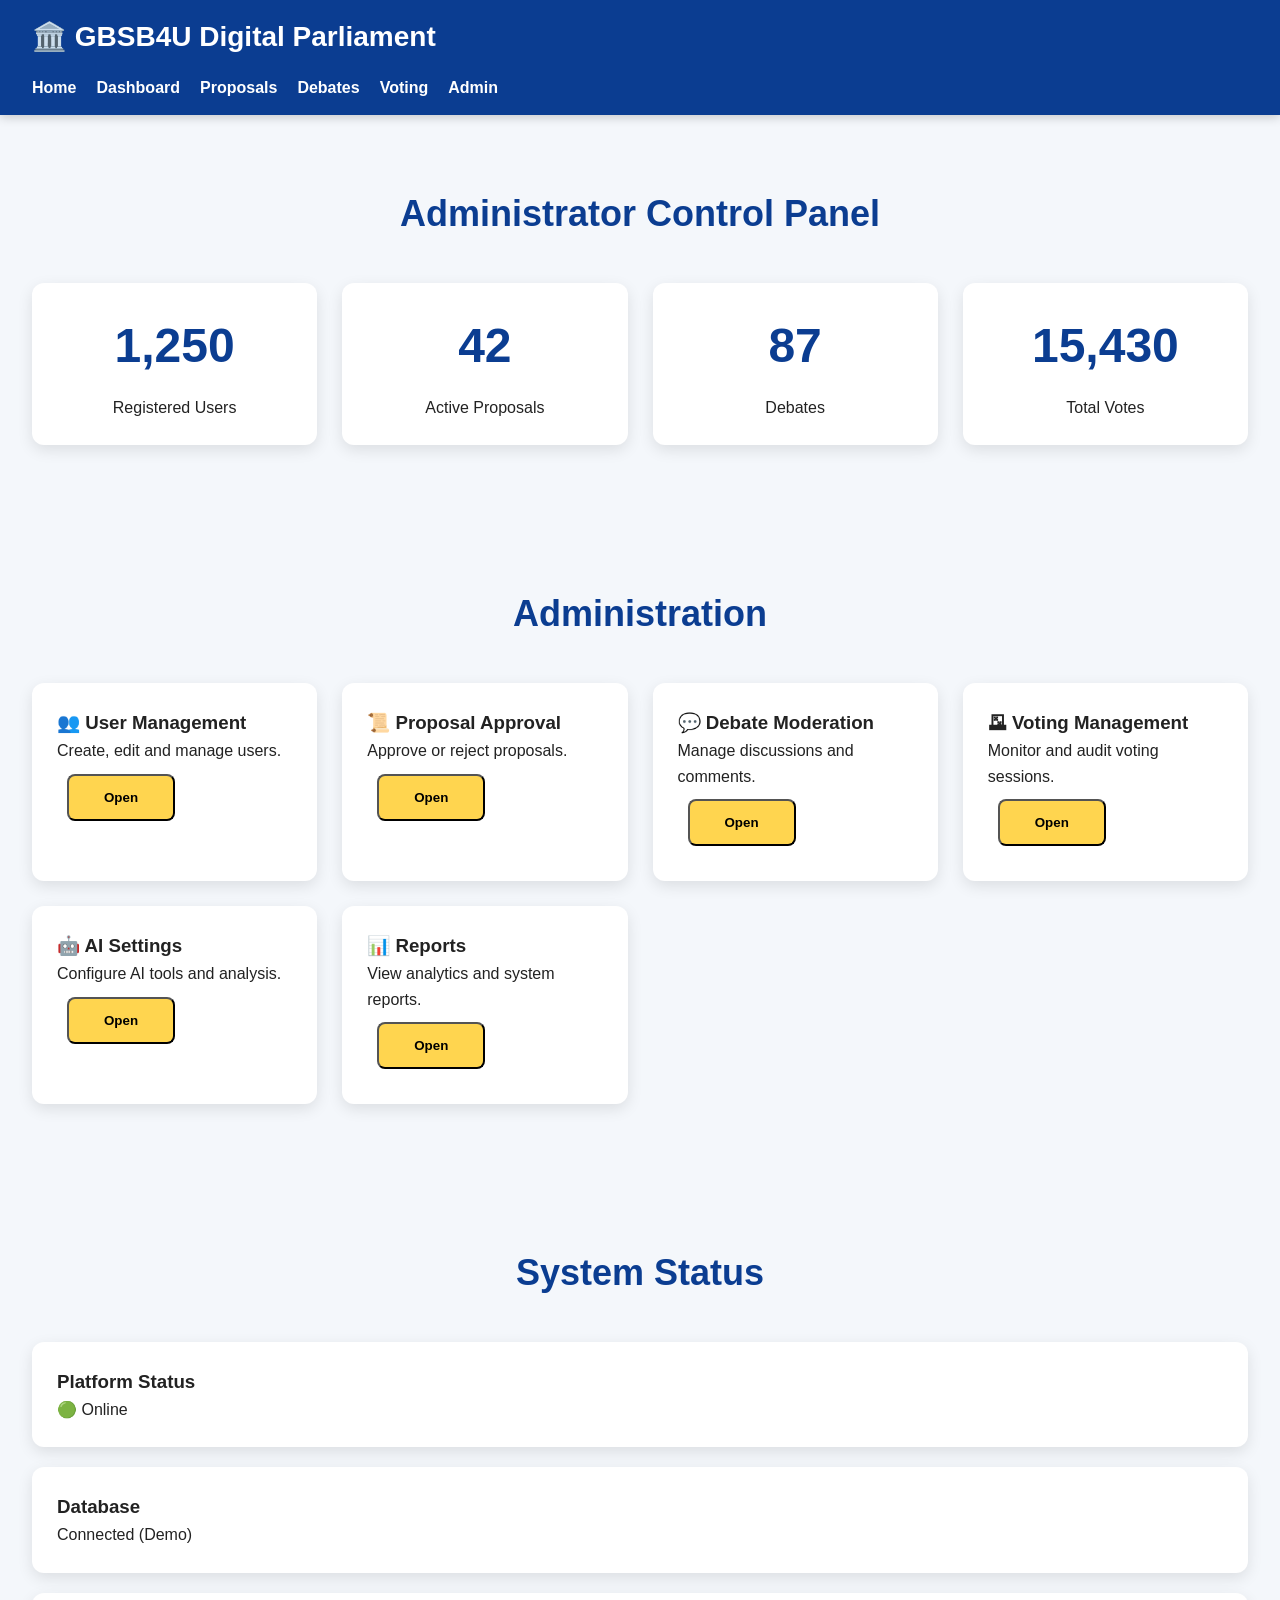
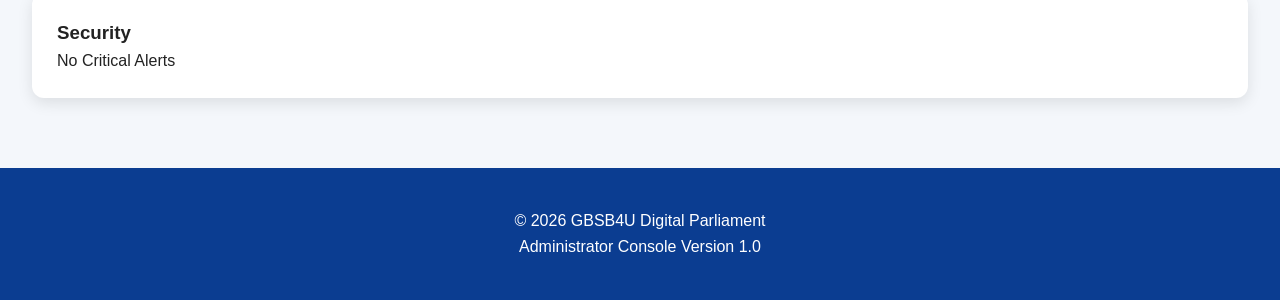
<file: admin.html>
<!DOCTYPE html>
<html lang="en">
<head>

<meta charset="UTF-8">
<meta name="viewport" content="width=device-width, initial-scale=1.0">

<title>Admin Panel | GBSB4U Digital Parliament</title>

<link rel="stylesheet" href="css/style.css">

</head>

<body>

<header class="header">

<div class="container">

<div class="logo">
🏛️ GBSB4U Digital Parliament
</div>

<nav class="navbar">
<ul>
<li><a href="index.html">Home</a></li>
<li><a href="dashboard.html">Dashboard</a></li>
<li><a href="proposals.html">Proposals</a></li>
<li><a href="debate.html">Debates</a></li>
<li><a href="voting.html">Voting</a></li>
<li><a href="admin.html">Admin</a></li>
</ul>
</nav>

</div>

</header>

<section class="statistics">

<div class="container">

<h2>Administrator Control Panel</h2>

<div class="stats-grid">

<div class="stat-card">
<h3>1,250</h3>
<p>Registered Users</p>
</div>

<div class="stat-card">
<h3>42</h3>
<p>Active Proposals</p>
</div>

<div class="stat-card">
<h3>87</h3>
<p>Debates</p>
</div>

<div class="stat-card">
<h3>15,430</h3>
<p>Total Votes</p>
</div>

</div>

</div>

</section>

<section class="quick-actions">

<div class="container">

<h2>Administration</h2>

<div class="cards">

<div class="card">
<h3>👥 User Management</h3>
<p>Create, edit and manage users.</p>
<button class="primary-btn">Open</button>
</div>

<div class="card">
<h3>📜 Proposal Approval</h3>
<p>Approve or reject proposals.</p>
<button class="primary-btn">Open</button>
</div>

<div class="card">
<h3>💬 Debate Moderation</h3>
<p>Manage discussions and comments.</p>
<button class="primary-btn">Open</button>
</div>

<div class="card">
<h3>🗳 Voting Management</h3>
<p>Monitor and audit voting sessions.</p>
<button class="primary-btn">Open</button>
</div>

<div class="card">
<h3>🤖 AI Settings</h3>
<p>Configure AI tools and analysis.</p>
<button class="primary-btn">Open</button>
</div>

<div class="card">
<h3>📊 Reports</h3>
<p>View analytics and system reports.</p>
<button class="primary-btn">Open</button>
</div>

</div>

</div>

</section>

<section class="latest-proposals">

<div class="container">

<h2>System Status</h2>

<div class="proposal-list">

<div class="proposal">
<h3>Platform Status</h3>
<p>🟢 Online</p>
</div>

<div class="proposal">
<h3>Database</h3>
<p>Connected (Demo)</p>
</div>

<div class="proposal">
<h3>Security</h3>
<p>No Critical Alerts</p>
</div>

</div>

</div>

</section>

<footer class="footer">

<div class="container">

<p>© 2026 GBSB4U Digital Parliament</p>

<p>Administrator Console Version 1.0</p>

</div>

</footer>

<script src="js/app.js"></script>

</body>
</html>
</file>
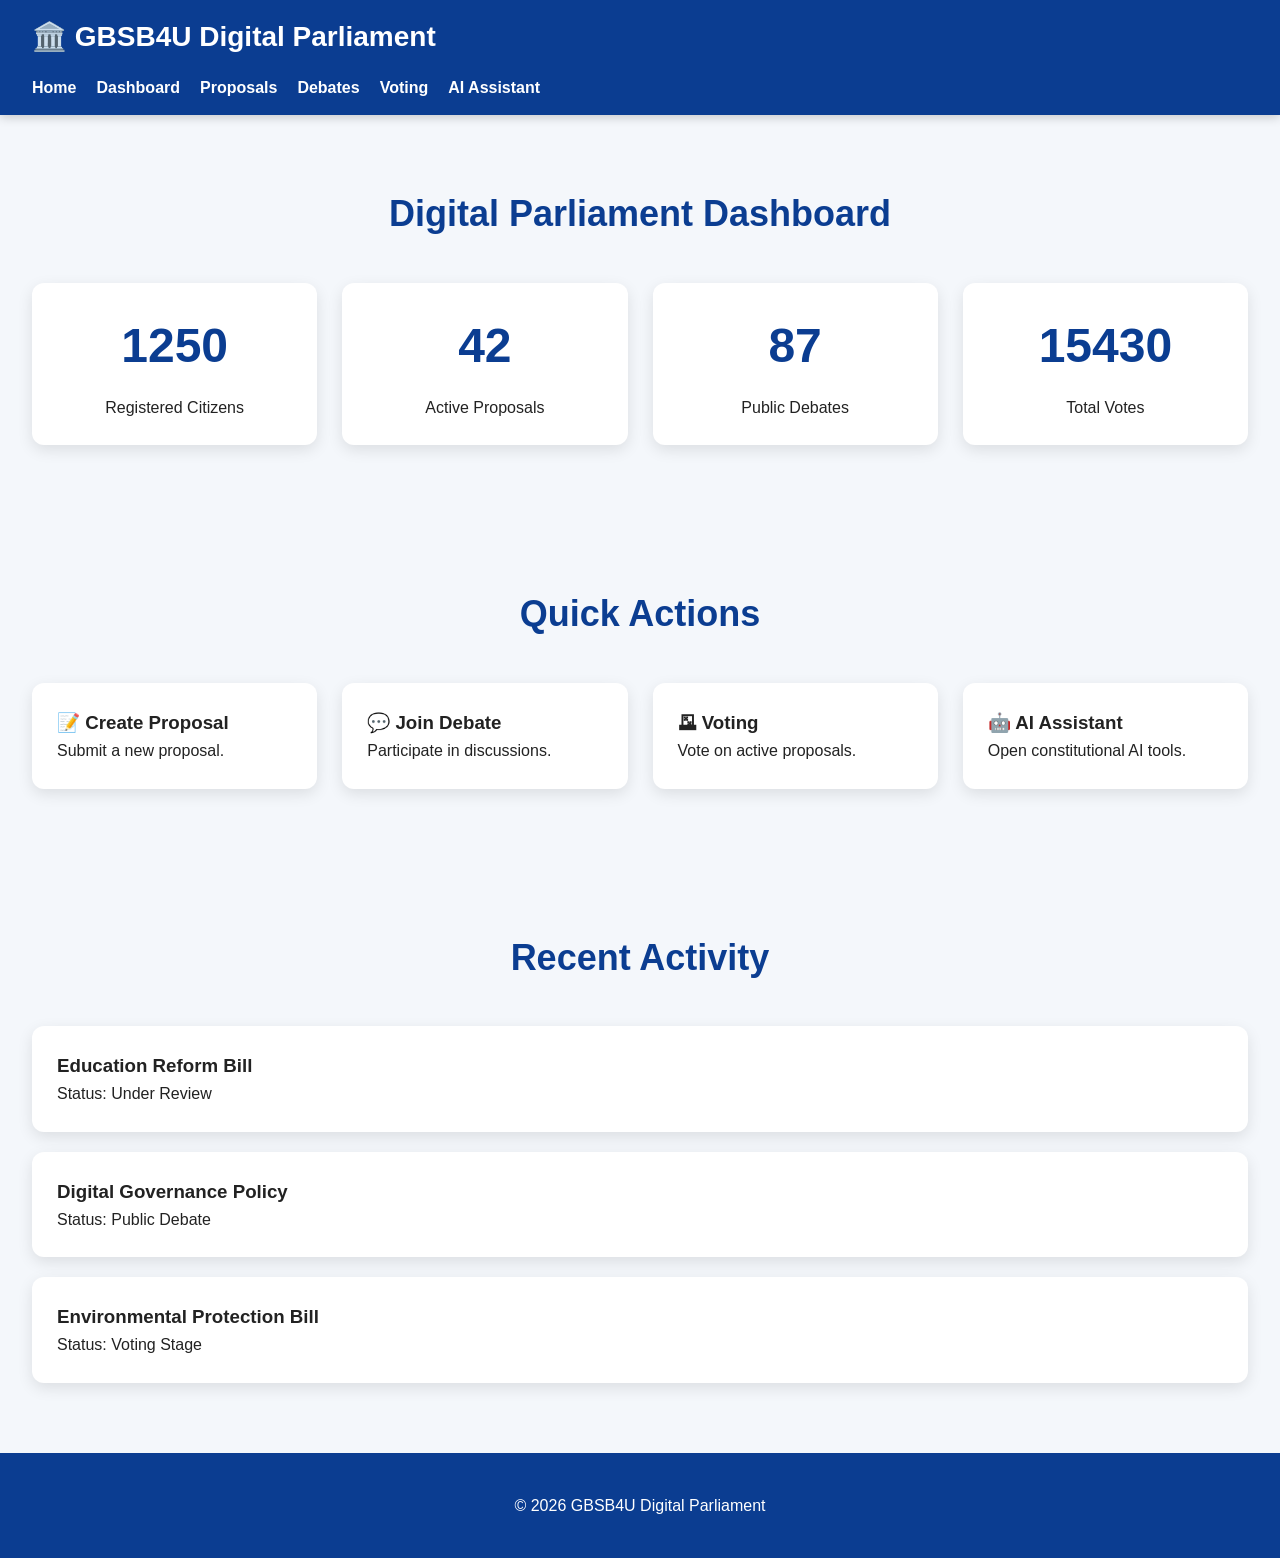
<file: dashboard.html>
<!DOCTYPE html>
<html lang="en">
<head>

<meta charset="UTF-8">
<meta name="viewport" content="width=device-width, initial-scale=1.0">

<title>Dashboard | GBSB4U Digital Parliament</title>

<link rel="stylesheet" href="css/style.css">

</head>

<body>

<header class="header">

<div class="container">

<div class="logo">

🏛️ GBSB4U Digital Parliament

</div>

<nav class="navbar">

<ul>

<li><a href="index.html">Home</a></li>

<li><a href="dashboard.html">Dashboard</a></li>

<li><a href="proposals.html">Proposals</a></li>

<li><a href="debate.html">Debates</a></li>

<li><a href="voting.html">Voting</a></li>

<li><a href="ai-assistant.html">AI Assistant</a></li>

</ul>

</nav>

</div>

</header>

<section class="statistics">

<div class="container">

<h2>Digital Parliament Dashboard</h2>

<div class="stats-grid">

<div class="stat-card">
<h3>1250</h3>
<p>Registered Citizens</p>
</div>

<div class="stat-card">
<h3>42</h3>
<p>Active Proposals</p>
</div>

<div class="stat-card">
<h3>87</h3>
<p>Public Debates</p>
</div>

<div class="stat-card">
<h3>15430</h3>
<p>Total Votes</p>
</div>

</div>

</div>

</section>

<section class="quick-actions">

<div class="container">

<h2>Quick Actions</h2>

<div class="cards">

<div class="card">
<h3>📝 Create Proposal</h3>
<p>Submit a new proposal.</p>
</div>

<div class="card">
<h3>💬 Join Debate</h3>
<p>Participate in discussions.</p>
</div>

<div class="card">
<h3>🗳 Voting</h3>
<p>Vote on active proposals.</p>
</div>

<div class="card">
<h3>🤖 AI Assistant</h3>
<p>Open constitutional AI tools.</p>
</div>

</div>

</div>

</section>

<section class="latest-proposals">

<div class="container">

<h2>Recent Activity</h2>

<div class="proposal-list">

<div class="proposal">
<h3>Education Reform Bill</h3>
<p>Status: Under Review</p>
</div>

<div class="proposal">
<h3>Digital Governance Policy</h3>
<p>Status: Public Debate</p>
</div>

<div class="proposal">
<h3>Environmental Protection Bill</h3>
<p>Status: Voting Stage</p>
</div>

</div>

</div>

</section>

<footer class="footer">

<div class="container">

<p>© 2026 GBSB4U Digital Parliament</p>

</div>

</footer>

<script src="js/app.js"></script>

</body>
</html>
</file>
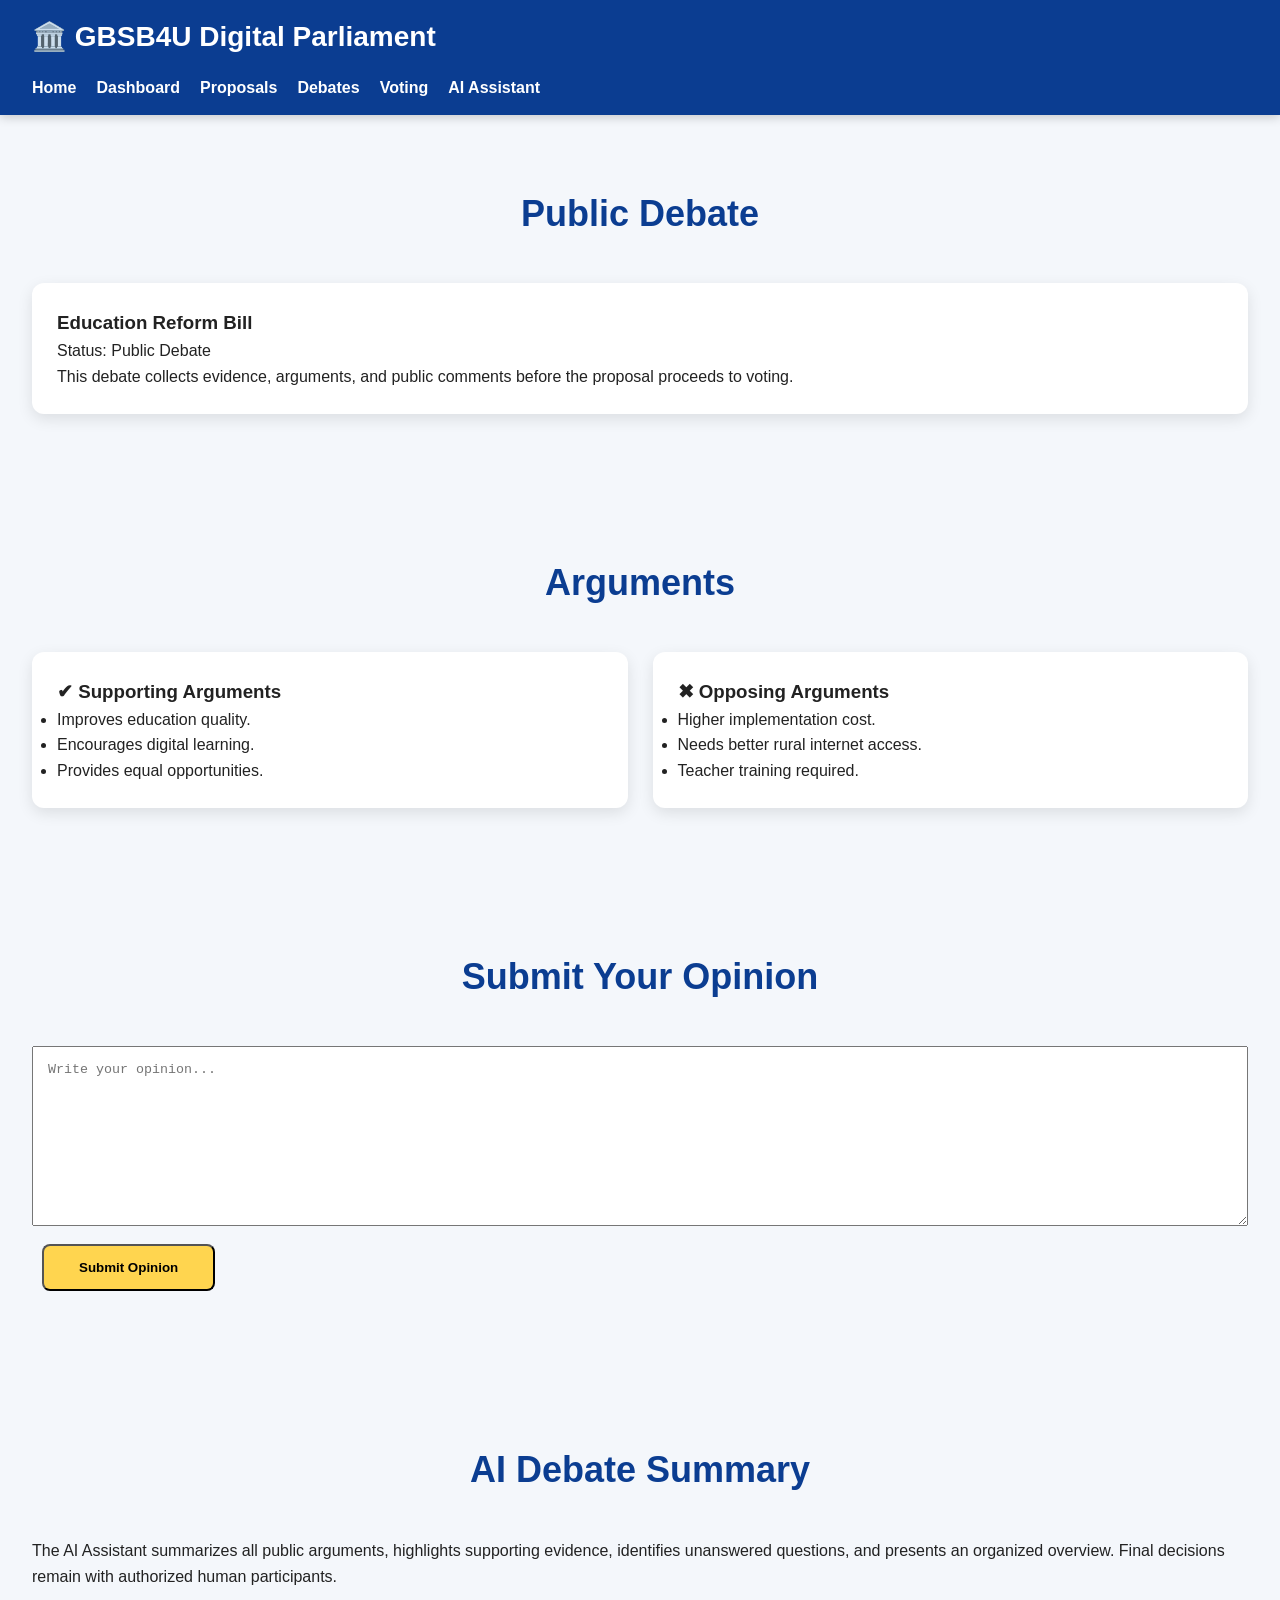
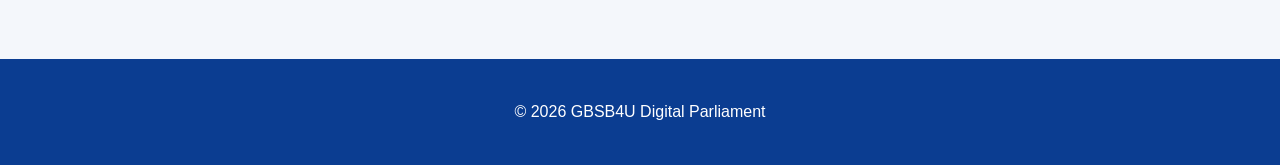
<file: debate.html>
<!DOCTYPE html>
<html lang="en">
<head>
<meta charset="UTF-8">
<meta name="viewport" content="width=device-width, initial-scale=1.0">
<title>Debates | GBSB4U Digital Parliament</title>
<link rel="stylesheet" href="css/style.css">
</head>

<body>

<header class="header">
<div class="container">

<div class="logo">🏛️ GBSB4U Digital Parliament</div>

<nav class="navbar">
<ul>
<li><a href="index.html">Home</a></li>
<li><a href="dashboard.html">Dashboard</a></li>
<li><a href="proposals.html">Proposals</a></li>
<li><a href="debate.html">Debates</a></li>
<li><a href="voting.html">Voting</a></li>
<li><a href="ai-assistant.html">AI Assistant</a></li>
</ul>
</nav>

</div>
</header>

<section class="statistics">

<div class="container">

<h2>Public Debate</h2>

<div class="proposal">

<h3>Education Reform Bill</h3>

<p>
Status: Public Debate
</p>

<p>
This debate collects evidence, arguments, and public comments before the proposal proceeds to voting.
</p>

</div>

</div>

</section>

<section class="quick-actions">

<div class="container">

<h2>Arguments</h2>

<div class="cards">

<div class="card">

<h3>✔ Supporting Arguments</h3>

<ul>
<li>Improves education quality.</li>
<li>Encourages digital learning.</li>
<li>Provides equal opportunities.</li>
</ul>

</div>

<div class="card">

<h3>✖ Opposing Arguments</h3>

<ul>
<li>Higher implementation cost.</li>
<li>Needs better rural internet access.</li>
<li>Teacher training required.</li>
</ul>

</div>

</div>

</div>

</section>

<section class="latest-proposals">

<div class="container">

<h2>Submit Your Opinion</h2>

<form>

<textarea
placeholder="Write your opinion..."
style="width:100%;height:180px;padding:15px;">
</textarea>

<button class="primary-btn">

Submit Opinion

</button>

</form>

</div>

</section>

<section class="ai-assistant">

<div class="container">

<h2>AI Debate Summary</h2>

<p>

The AI Assistant summarizes all public arguments, highlights supporting evidence, identifies unanswered questions, and presents an organized overview. Final decisions remain with authorized human participants.

</p>

</div>

</section>

<footer class="footer">

<div class="container">

<p>

© 2026 GBSB4U Digital Parliament

</p>

</div>

</footer>

<script src="js/app.js"></script>

</body>
</html>
</file>
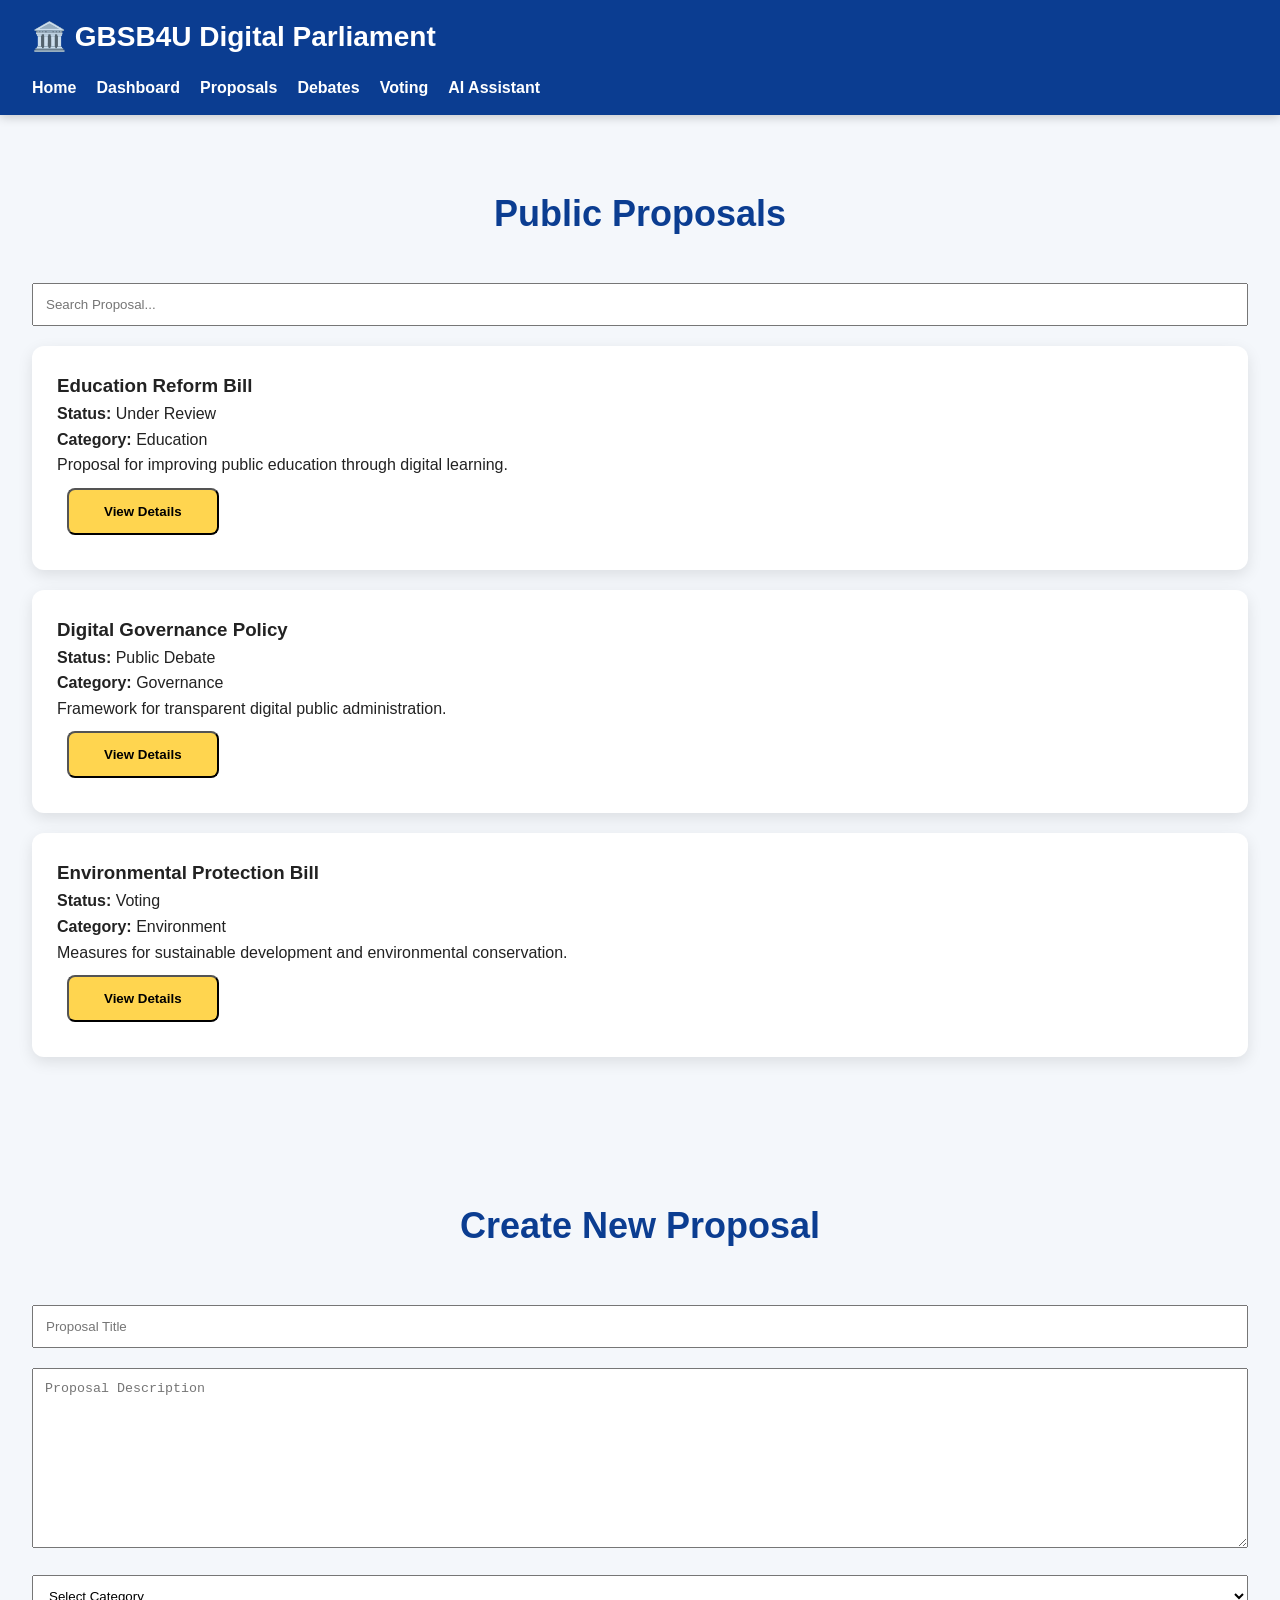
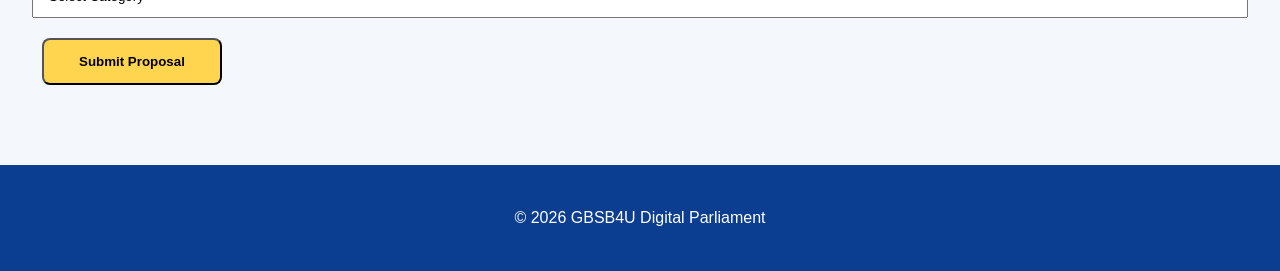
<file: proposals.html>
<!DOCTYPE html>
<html lang="en">
<head>
<meta charset="UTF-8">
<meta name="viewport" content="width=device-width, initial-scale=1.0">

<title>Proposals | GBSB4U Digital Parliament</title>

<link rel="stylesheet" href="css/style.css">
</head>

<body>

<header class="header">
<div class="container">

<div class="logo">
🏛️ GBSB4U Digital Parliament
</div>

<nav class="navbar">
<ul>
<li><a href="index.html">Home</a></li>
<li><a href="dashboard.html">Dashboard</a></li>
<li><a href="proposals.html">Proposals</a></li>
<li><a href="debate.html">Debates</a></li>
<li><a href="voting.html">Voting</a></li>
<li><a href="ai-assistant.html">AI Assistant</a></li>
</ul>
</nav>

</div>
</header>

<section class="statistics">

<div class="container">

<h2>Public Proposals</h2>

<input type="text"
placeholder="Search Proposal..."
style="width:100%;padding:12px;margin-bottom:20px;">

<div class="proposal-list">

<div class="proposal">

<h3>Education Reform Bill</h3>

<p><strong>Status:</strong> Under Review</p>

<p><strong>Category:</strong> Education</p>

<p>Proposal for improving public education through digital learning.</p>

<button class="primary-btn">View Details</button>

</div>

<div class="proposal">

<h3>Digital Governance Policy</h3>

<p><strong>Status:</strong> Public Debate</p>

<p><strong>Category:</strong> Governance</p>

<p>Framework for transparent digital public administration.</p>

<button class="primary-btn">View Details</button>

</div>

<div class="proposal">

<h3>Environmental Protection Bill</h3>

<p><strong>Status:</strong> Voting</p>

<p><strong>Category:</strong> Environment</p>

<p>Measures for sustainable development and environmental conservation.</p>

<button class="primary-btn">View Details</button>

</div>

</div>

</div>

</section>

<section class="quick-actions">

<div class="container">

<h2>Create New Proposal</h2>

<form>

<input type="text"
placeholder="Proposal Title"
style="width:100%;padding:12px;margin:10px 0;">

<textarea
placeholder="Proposal Description"
style="width:100%;height:180px;padding:12px;margin:10px 0;">
</textarea>

<select
style="width:100%;padding:12px;margin:10px 0;">

<option>Select Category</option>

<option>Education</option>

<option>Health</option>

<option>Governance</option>

<option>Environment</option>

<option>Economy</option>

</select>

<button class="primary-btn">
Submit Proposal
</button>

</form>

</div>

</section>

<footer class="footer">

<div class="container">

<p>© 2026 GBSB4U Digital Parliament</p>

</div>

</footer>

<script src="js/app.js"></script>

</body>
</html>
</file>
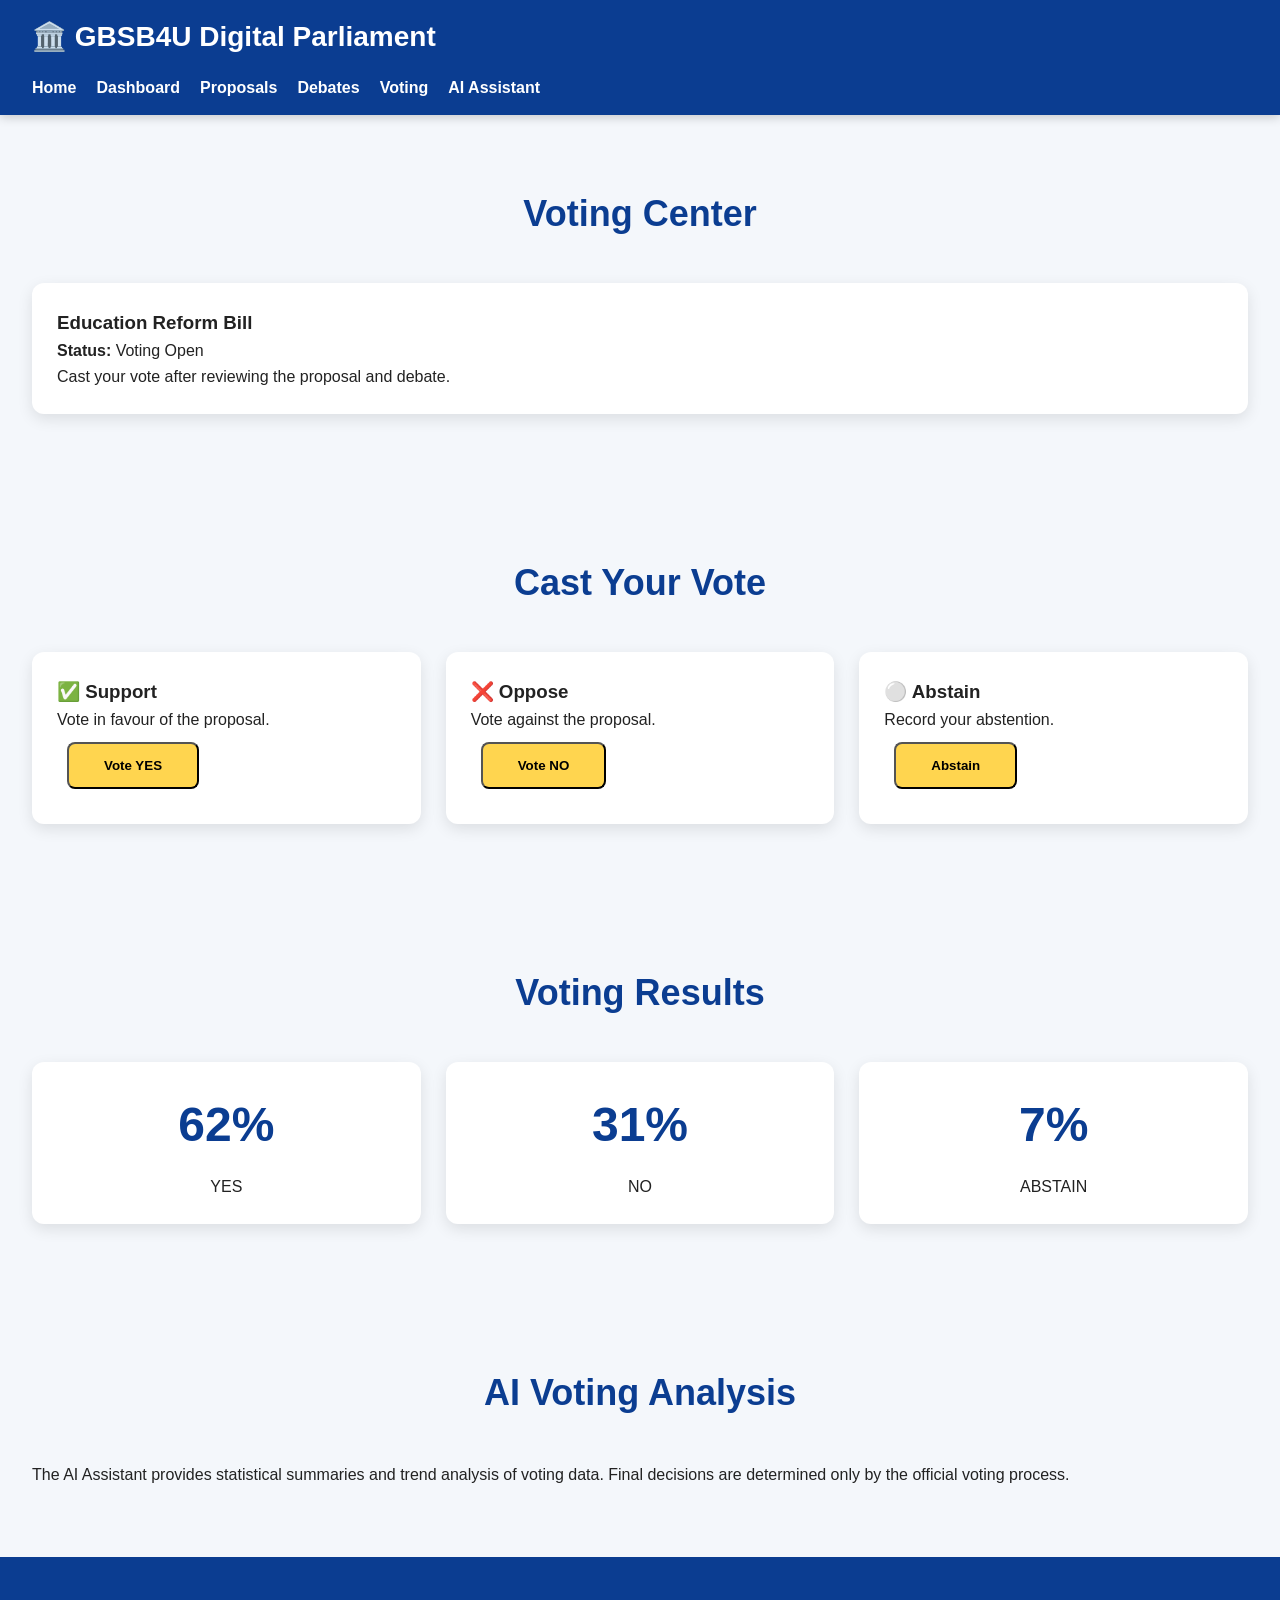
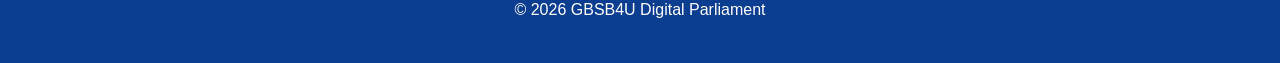
<file: voting.html>
<!DOCTYPE html>
<html lang="en">
<head>
<meta charset="UTF-8">
<meta name="viewport" content="width=device-width, initial-scale=1.0">

<title>Voting | GBSB4U Digital Parliament</title>

<link rel="stylesheet" href="css/style.css">
</head>

<body>

<header class="header">
<div class="container">

<div class="logo">
🏛️ GBSB4U Digital Parliament
</div>

<nav class="navbar">
<ul>
<li><a href="index.html">Home</a></li>
<li><a href="dashboard.html">Dashboard</a></li>
<li><a href="proposals.html">Proposals</a></li>
<li><a href="debate.html">Debates</a></li>
<li><a href="voting.html">Voting</a></li>
<li><a href="ai-assistant.html">AI Assistant</a></li>
</ul>
</nav>

</div>
</header>

<section class="statistics">

<div class="container">

<h2>Voting Center</h2>

<div class="proposal">

<h3>Education Reform Bill</h3>

<p><strong>Status:</strong> Voting Open</p>

<p>
Cast your vote after reviewing the proposal and debate.
</p>

</div>

</div>

</section>

<section class="quick-actions">

<div class="container">

<h2>Cast Your Vote</h2>

<div class="cards">

<div class="card">
<h3>✅ Support</h3>
<p>Vote in favour of the proposal.</p>
<button class="primary-btn">Vote YES</button>
</div>

<div class="card">
<h3>❌ Oppose</h3>
<p>Vote against the proposal.</p>
<button class="primary-btn">Vote NO</button>
</div>

<div class="card">
<h3>⚪ Abstain</h3>
<p>Record your abstention.</p>
<button class="primary-btn">Abstain</button>
</div>

</div>

</div>

</section>

<section class="latest-proposals">

<div class="container">

<h2>Voting Results</h2>

<div class="stats-grid">

<div class="stat-card">
<h3>62%</h3>
<p>YES</p>
</div>

<div class="stat-card">
<h3>31%</h3>
<p>NO</p>
</div>

<div class="stat-card">
<h3>7%</h3>
<p>ABSTAIN</p>
</div>

</div>

</div>

</section>

<section class="ai-assistant">

<div class="container">

<h2>AI Voting Analysis</h2>

<p>
The AI Assistant provides statistical summaries and trend analysis of voting data. Final decisions are determined only by the official voting process.
</p>

</div>

</section>

<footer class="footer">

<div class="container">

<p>© 2026 GBSB4U Digital Parliament</p>

</div>

</footer>

<script src="js/app.js"></script>

</body>
</html>
</file>
<file: css/style.css>
/* =========================================
   GBSB4U Digital Parliament
   style.css v1.0
========================================= */

*{
margin:0;
padding:0;
box-sizing:border-box;
}

body{

font-family:Arial,Helvetica,sans-serif;

background:#f4f7fb;

color:#222;

line-height:1.6;

}

/* Container */

.container{

width:95%;

max-width:1400px;

margin:auto;

}

/* Header */

.header{

background:#0B3D91;

color:#fff;

padding:15px 0;

position:sticky;

top:0;

z-index:1000;

box-shadow:0 2px 10px rgba(0,0,0,.2);

}

.logo{

font-size:28px;

font-weight:bold;

display:flex;

align-items:center;

gap:10px;

}

.navbar ul{

display:flex;

list-style:none;

flex-wrap:wrap;

gap:20px;

margin-top:15px;

}

.navbar a{

color:#fff;

text-decoration:none;

font-weight:bold;

transition:.3s;

}

.navbar a:hover{

color:#FFD54F;

}

/* Hero */

.hero{

background:url("../assets/images/parliament.jpg") center center/cover no-repeat;

min-height:80vh;

display:flex;

align-items:center;

justify-content:center;

text-align:center;

position:relative;

color:white;

}

.hero::before{

content:"";

position:absolute;

left:0;

right:0;

top:0;

bottom:0;

background:rgba(0,0,0,.55);

}

.hero .container{

position:relative;

z-index:2;

}

.hero h1{

font-size:56px;

margin-bottom:20px;

}

.hero p{

font-size:22px;

max-width:850px;

margin:auto;

margin-bottom:35px;

}

.primary-btn{

display:inline-block;

padding:14px 35px;

background:#FFD54F;

color:#000;

font-weight:bold;

text-decoration:none;

border-radius:8px;

margin:10px;

}

.secondary-btn{

display:inline-block;

padding:14px 35px;

border:2px solid white;

color:white;

text-decoration:none;

border-radius:8px;

margin:10px;

}
/* ===============================
   Feature Cards
================================ */

.highlights,
.statistics,
.quick-actions,
.latest-proposals,
.ai-assistant,
.announcements,
.contact{

padding:70px 0;

}

.highlights h2,
.statistics h2,
.quick-actions h2,
.latest-proposals h2,
.ai-assistant h2,
.announcements h2,
.contact h2{

text-align:center;

margin-bottom:40px;

font-size:36px;

color:#0B3D91;

}

.cards,
.stats-grid{

display:grid;

grid-template-columns:repeat(auto-fit,minmax(260px,1fr));

gap:25px;

}

.card,
.stat-card,
.proposal{

background:#fff;

padding:25px;

border-radius:12px;

box-shadow:0 5px 15px rgba(0,0,0,.1);

transition:.3s;

}

.card:hover,
.stat-card:hover,
.proposal:hover{

transform:translateY(-6px);

box-shadow:0 12px 25px rgba(0,0,0,.18);

}

.stat-card{

text-align:center;

}

.stat-card h3{

font-size:48px;

color:#0B3D91;

margin-bottom:10px;

}

.proposal-list{

display:grid;

gap:20px;

}

/* ===============================
   Lists
================================ */

.announcements ul{

max-width:900px;

margin:auto;

padding-left:20px;

}

.announcements li{

margin-bottom:15px;

font-size:18px;

}

/* ===============================
   Footer
================================ */

.footer{

background:#0B3D91;

color:white;

padding:40px 0;

text-align:center;

}

.footer nav{

margin-top:20px;

}

.footer a{

color:#FFD54F;

text-decoration:none;

margin:0 8px;

}

/* ===============================
   Mobile Responsive
================================ */

@media(max-width:768px){

.logo{

font-size:22px;

}

.navbar ul{

flex-direction:column;

gap:12px;

}

.hero h1{

font-size:34px;

}

.hero p{

font-size:18px;

}

.primary-btn,
.secondary-btn{

display:block;

margin:15px auto;

width:90%;

text-align:center;

}

h2{

font-size:28px !important;

}

}

/* ===============================
   Dark Mode Ready
================================ */

.dark-mode{

background:#121212;

color:#eeeeee;

}

.dark-mode .card,
.dark-mode .proposal,
.dark-mode .stat-card{

background:#1f1f1f;

color:white;

}

.dark-mode .footer{

background:#000;

}
</file>
